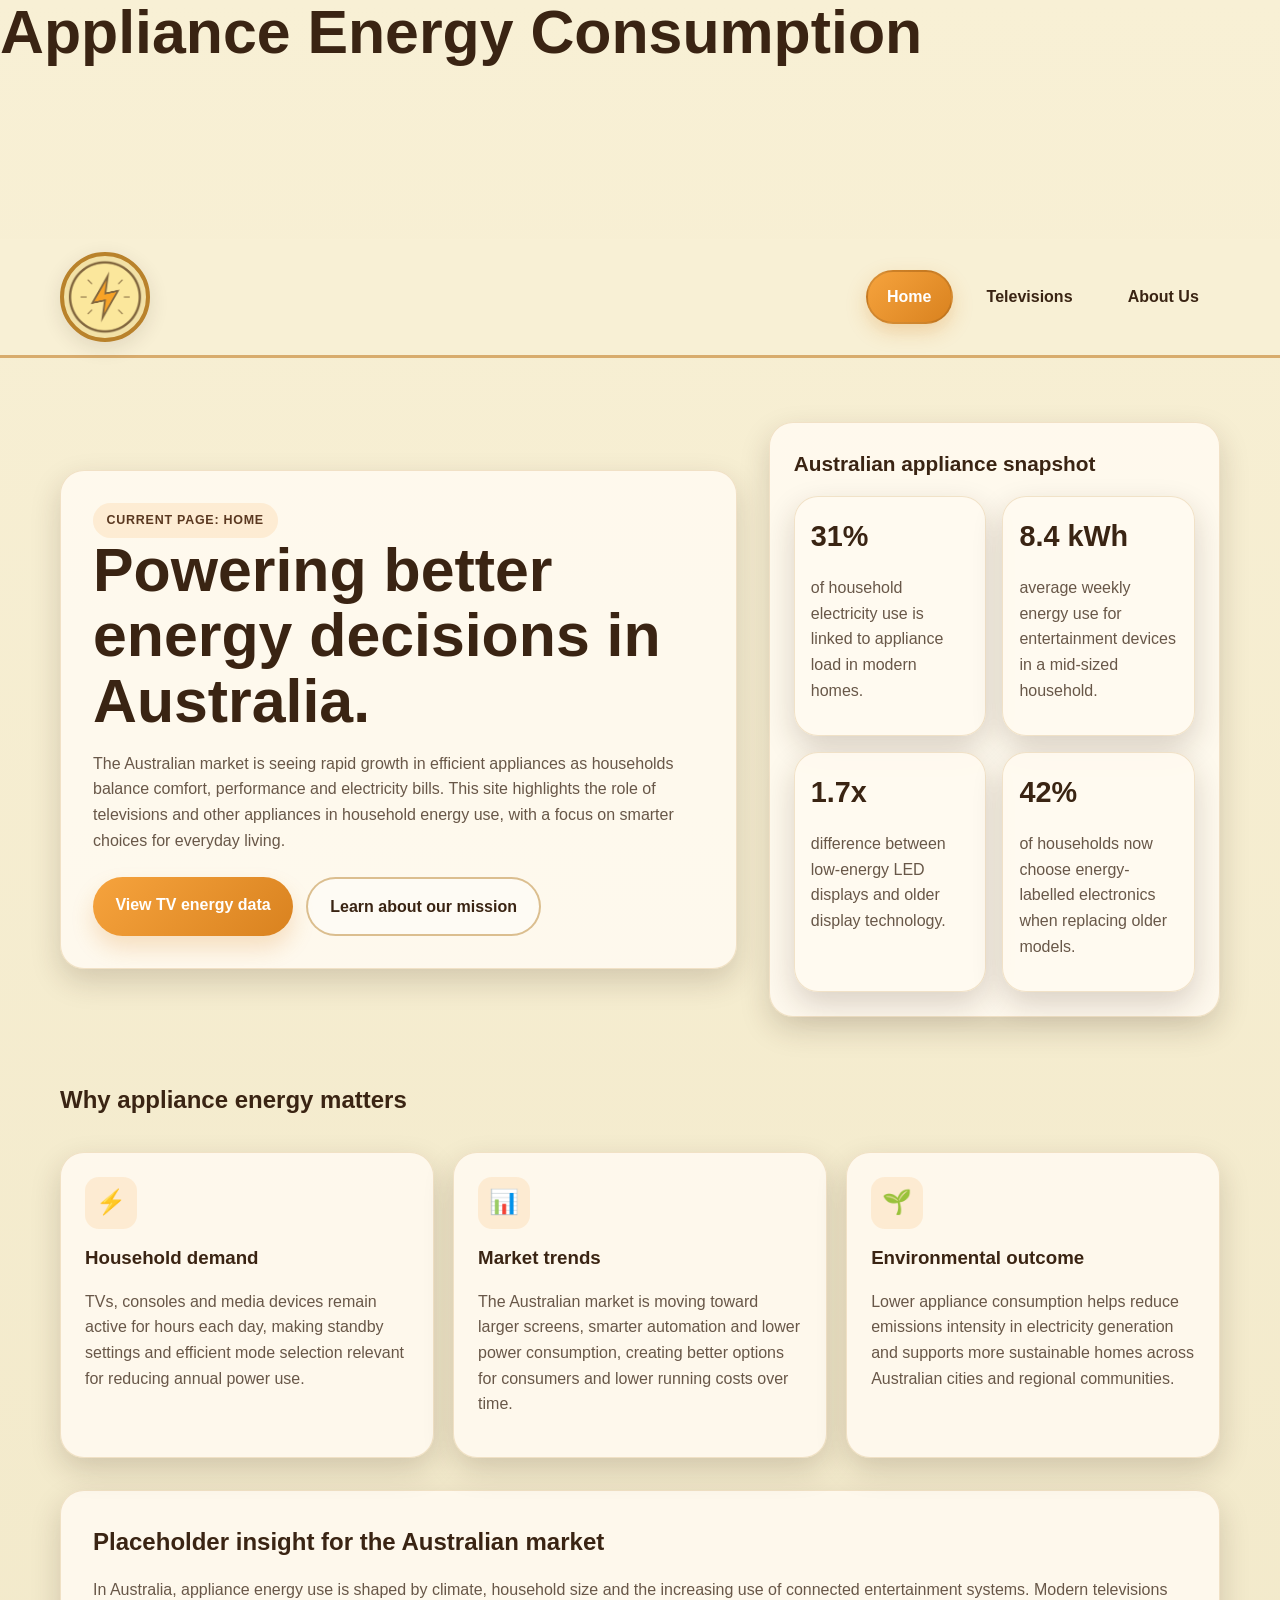
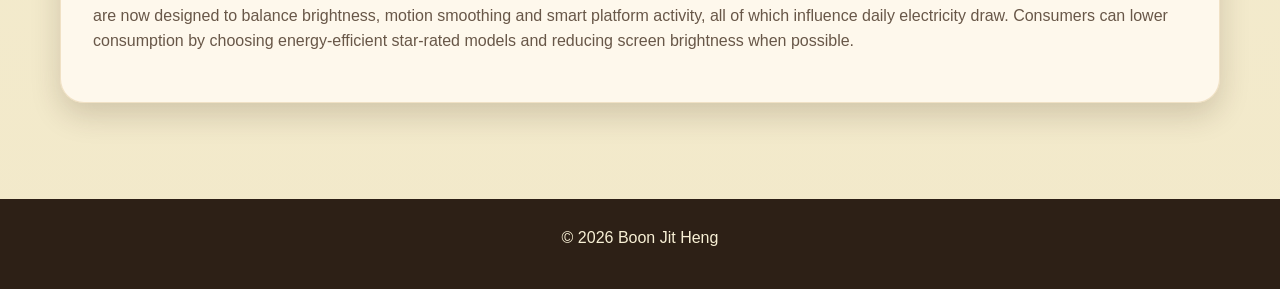
<file: index.html>
<!DOCTYPE html>
<html lang="en">
  <head>
    <meta charset="UTF-8" />
    <meta name="viewport" content="width=device-width, initial-scale=1.0" />
    <title>Power Hub | Home</title>
    <link rel="stylesheet" href="styles.css" />
  </head>
  <body>
    <!-- …your existing content… -->
    <!-- NEW: Container for T04-3 chart -->
    <div class="responsive-svg-container"></div>
    <h1>Appliance Energy Consumption</h1>
    <div id="content"></div>
    <!-- Give the SVG a size so shapes can be seen -->
    <svg width="300" height="150"></svg>
    <!-- Load D3 first, then your D3 code file -->
  <script src="https://d3js.org/d3.v7.min.js"></script>
  <script src="energy-d3.js"></script>
  <body data-page="home">
    <header class="site-header">
      <nav class="main-nav" aria-label="Main navigation">
        <a class="logo-link" href="index.html" aria-label="Go to the home page">
          <img src="images/PowerIcon.png" alt="Power logo" />
        </a>

        <div class="nav-links">
          <a class="nav-link" href="index.html" data-page="home">Home</a>
          <a class="nav-link" href="televisions.html" data-page="televisions">Televisions</a>
          <a class="nav-link" href="about.html" data-page="about">About Us</a>
        </div>
      </nav>
    </header>

    <main class="page-content">
      <section class="hero" aria-labelledby="home-heading">
        <div class="hero-copy">
          <span class="page-tag">Current page: Home</span>
          <h1 id="home-heading">Powering better energy decisions in Australia.</h1>
          <p>
            The Australian market is seeing rapid growth in efficient appliances as households balance comfort,
            performance and electricity bills. This site highlights the role of televisions and other appliances in
            household energy use, with a focus on smarter choices for everyday living.
          </p>

          <div class="hero-actions">
            <a class="btn btn-primary" href="televisions.html">View TV energy data</a>
            <a class="btn btn-secondary" href="about.html">Learn about our mission</a>
          </div>
        </div>

        <aside class="panel" aria-label="Market snapshot">
          <h2>Australian appliance snapshot</h2>
          <div class="kpi-grid">
            <div class="stat-item">
              <strong>31%</strong>
              <p>of household electricity use is linked to appliance load in modern homes.</p>
            </div>
            <div class="stat-item">
              <strong>8.4 kWh</strong>
              <p>average weekly energy use for entertainment devices in a mid-sized household.</p>
            </div>
            <div class="stat-item">
              <strong>1.7x</strong>
              <p>difference between low-energy LED displays and older display technology.</p>
            </div>
            <div class="stat-item">
              <strong>42%</strong>
              <p>of households now choose energy-labelled electronics when replacing older models.</p>
            </div>
          </div>
        </aside>
      </section>

      <section aria-labelledby="market-overview-heading">
        <div class="section-header">
          <h2 id="market-overview-heading">Why appliance energy matters</h2>
        </div>

        <div class="info-grid">
          <article class="info-card">
            <div class="icon">⚡</div>
            <h3>Household demand</h3>
            <p>
              TVs, consoles and media devices remain active for hours each day, making standby settings and efficient
              mode selection relevant for reducing annual power use.
            </p>
          </article>

          <article class="info-card">
            <div class="icon">📊</div>
            <h3>Market trends</h3>
            <p>
              The Australian market is moving toward larger screens, smarter automation and lower power consumption,
              creating better options for consumers and lower running costs over time.
            </p>
          </article>

          <article class="info-card">
            <div class="icon">🌱</div>
            <h3>Environmental outcome</h3>
            <p>
              Lower appliance consumption helps reduce emissions intensity in electricity generation and supports more
              sustainable homes across Australian cities and regional communities.
            </p>
          </article>
        </div>
      </section>

      <section class="story" aria-labelledby="home-story-heading">
        <h2 id="home-story-heading">Placeholder insight for the Australian market</h2>
        <p>
          In Australia, appliance energy use is shaped by climate, household size and the increasing use of connected
          entertainment systems. Modern televisions are now designed to balance brightness, motion smoothing and smart
          platform activity, all of which influence daily electricity draw. Consumers can lower consumption by choosing
          energy-efficient star-rated models and reducing screen brightness when possible.
        </p>
      </section>
    </main>

    <footer class="site-footer">
      <p>© <span id="year"></span> Boon Jit Heng</p>
    </footer>

    <script src="script.js"></script>

    

    <!-- D3 library -->
    <script src="https://d3js.org/d3.v7.min.js"></script>
    <script src="t04-4-load.js"></script> <!-- loads CSV, then calls createBarChart -->
    <script src="t04-5-bars.js"></script> <!-- defines createBarChart -->
  </body>
</html>
</file>
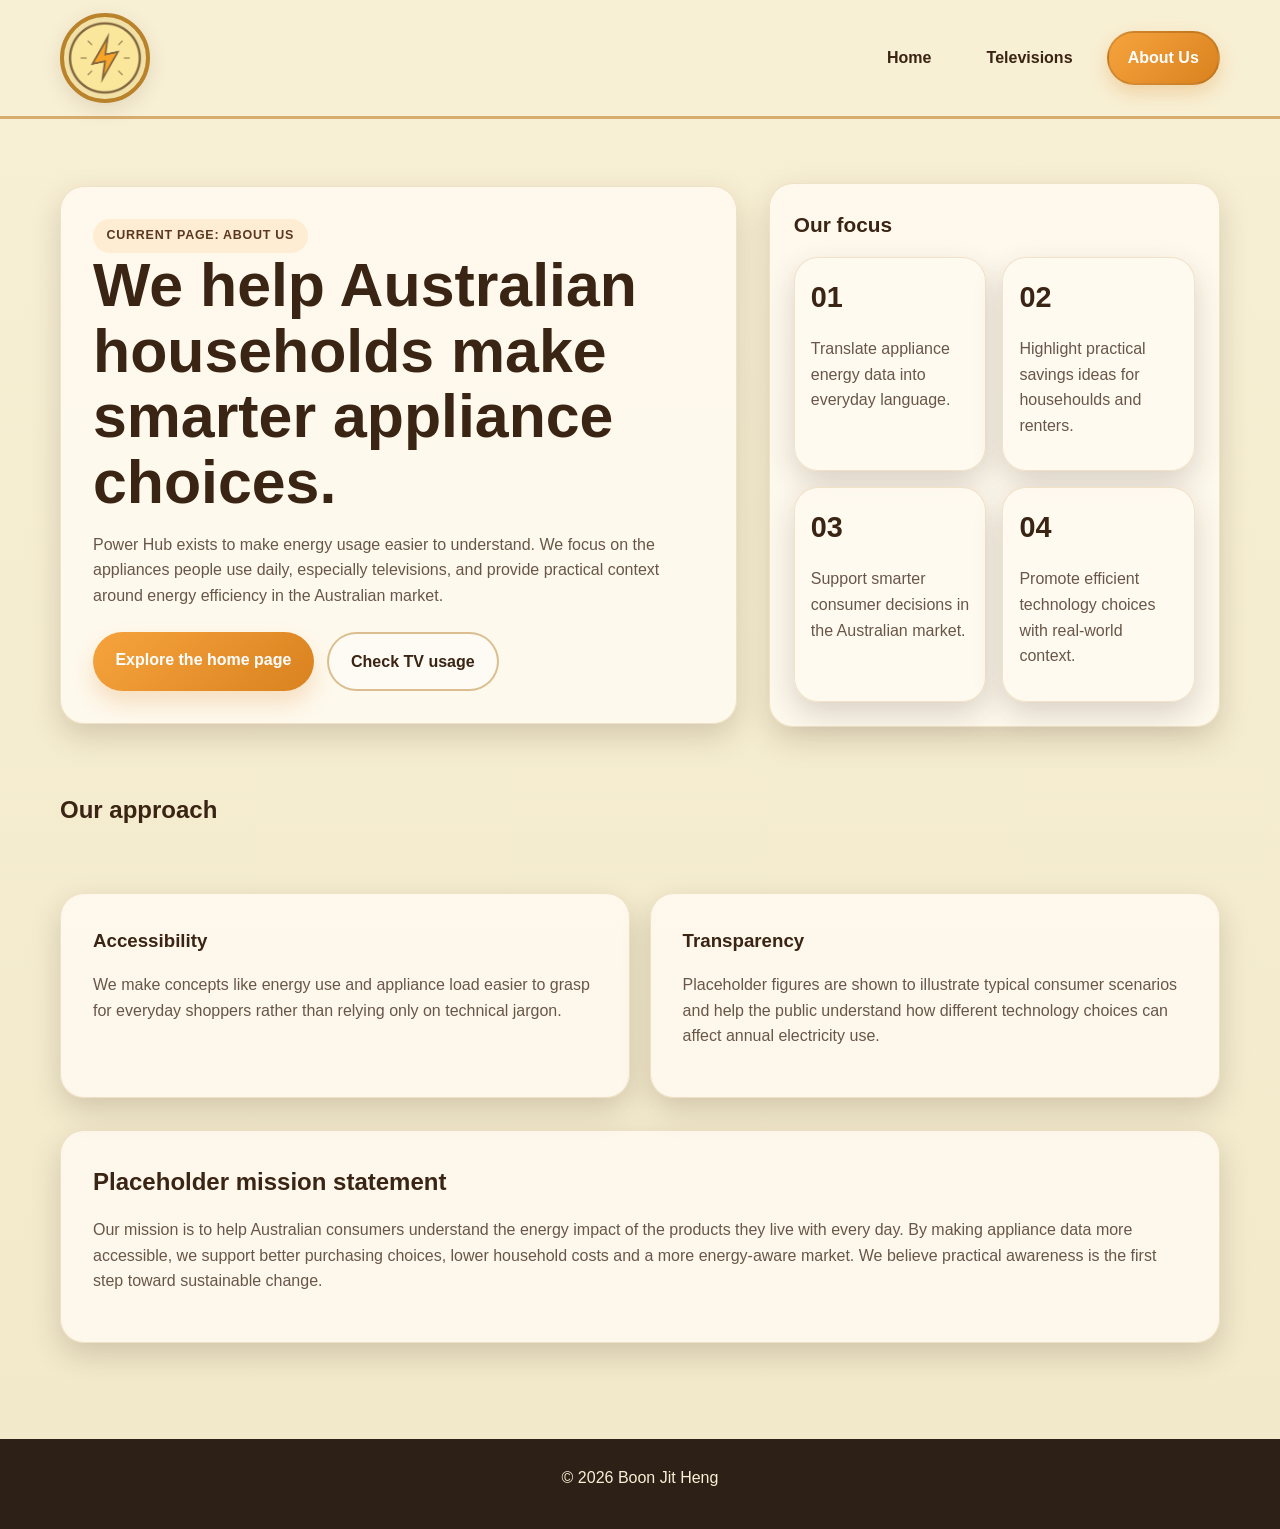
<file: about.html>
<!DOCTYPE html>
<html lang="en">
  <head>
    <meta charset="UTF-8" />
    <meta name="viewport" content="width=device-width, initial-scale=1.0" />
    <title>Power Hub | About Us</title>
    <link rel="stylesheet" href="styles.css" />
  </head>
  <body data-page="about">
    <header class="site-header">
      <nav class="main-nav" aria-label="Main navigation">
        <a class="logo-link" href="index.html" aria-label="Go to the home page">
          <img src="images/PowerIcon.png" alt="Power logo" />
        </a>

        <div class="nav-links">
          <a class="nav-link" href="index.html" data-page="home">Home</a>
          <a class="nav-link" href="televisions.html" data-page="televisions">Televisions</a>
          <a class="nav-link" href="about.html" data-page="about">About Us</a>
        </div>
      </nav>
    </header>

    <main class="page-content">
      <section class="hero" aria-labelledby="about-heading">
        <div class="hero-copy">
          <span class="page-tag">Current page: About Us</span>
          <h1 id="about-heading">We help Australian households make smarter appliance choices.</h1>
          <p>
            Power Hub exists to make energy usage easier to understand. We focus on the appliances people use daily,
            especially televisions, and provide practical context around energy efficiency in the Australian market.
          </p>

          <div class="hero-actions">
            <a class="btn btn-primary" href="index.html">Explore the home page</a>
            <a class="btn btn-secondary" href="televisions.html">Check TV usage</a>
          </div>
        </div>

        <aside class="panel" aria-label="Core values overview">
          <h2>Our focus</h2>
          <div class="kpi-grid">
            <div class="stat-item">
              <strong>01</strong>
              <p>Translate appliance energy data into everyday language.</p>
            </div>
            <div class="stat-item">
              <strong>02</strong>
              <p>Highlight practical savings ideas for househoulds and renters.</p>
            </div>
            <div class="stat-item">
              <strong>03</strong>
              <p>Support smarter consumer decisions in the Australian market.</p>
            </div>
            <div class="stat-item">
              <strong>04</strong>
              <p>Promote efficient technology choices with real-world context.</p>
            </div>
          </div>
        </aside>
      </section>

      <section aria-labelledby="team-heading">
        <div class="section-header">
          <h2 id="team-heading">Our approach</h2>
        </div>

        <div class="value-grid">
          <article class="story">
            <h3>Accessibility</h3>
            <p>
              We make concepts like energy use and appliance load easier to grasp for everyday shoppers rather than
              relying only on technical jargon.
            </p>
          </article>

          <article class="story">
            <h3>Transparency</h3>
            <p>
              Placeholder figures are shown to illustrate typical consumer scenarios and help the public understand how
              different technology choices can affect annual electricity use.
            </p>
          </article>
        </div>
      </section>

      <section class="story" aria-labelledby="mission-heading">
        <h2 id="mission-heading">Placeholder mission statement</h2>
        <p>
          Our mission is to help Australian consumers understand the energy impact of the products they live with every
          day. By making appliance data more accessible, we support better purchasing choices, lower household costs and
          a more energy-aware market. We believe practical awareness is the first step toward sustainable change.
        </p>
      </section>
    </main>

    <footer class="site-footer">
      <p>© <span id="year"></span> Boon Jit Heng</p>
    </footer>

    <script src="script.js"></script>
  </body>
</html>
</file>
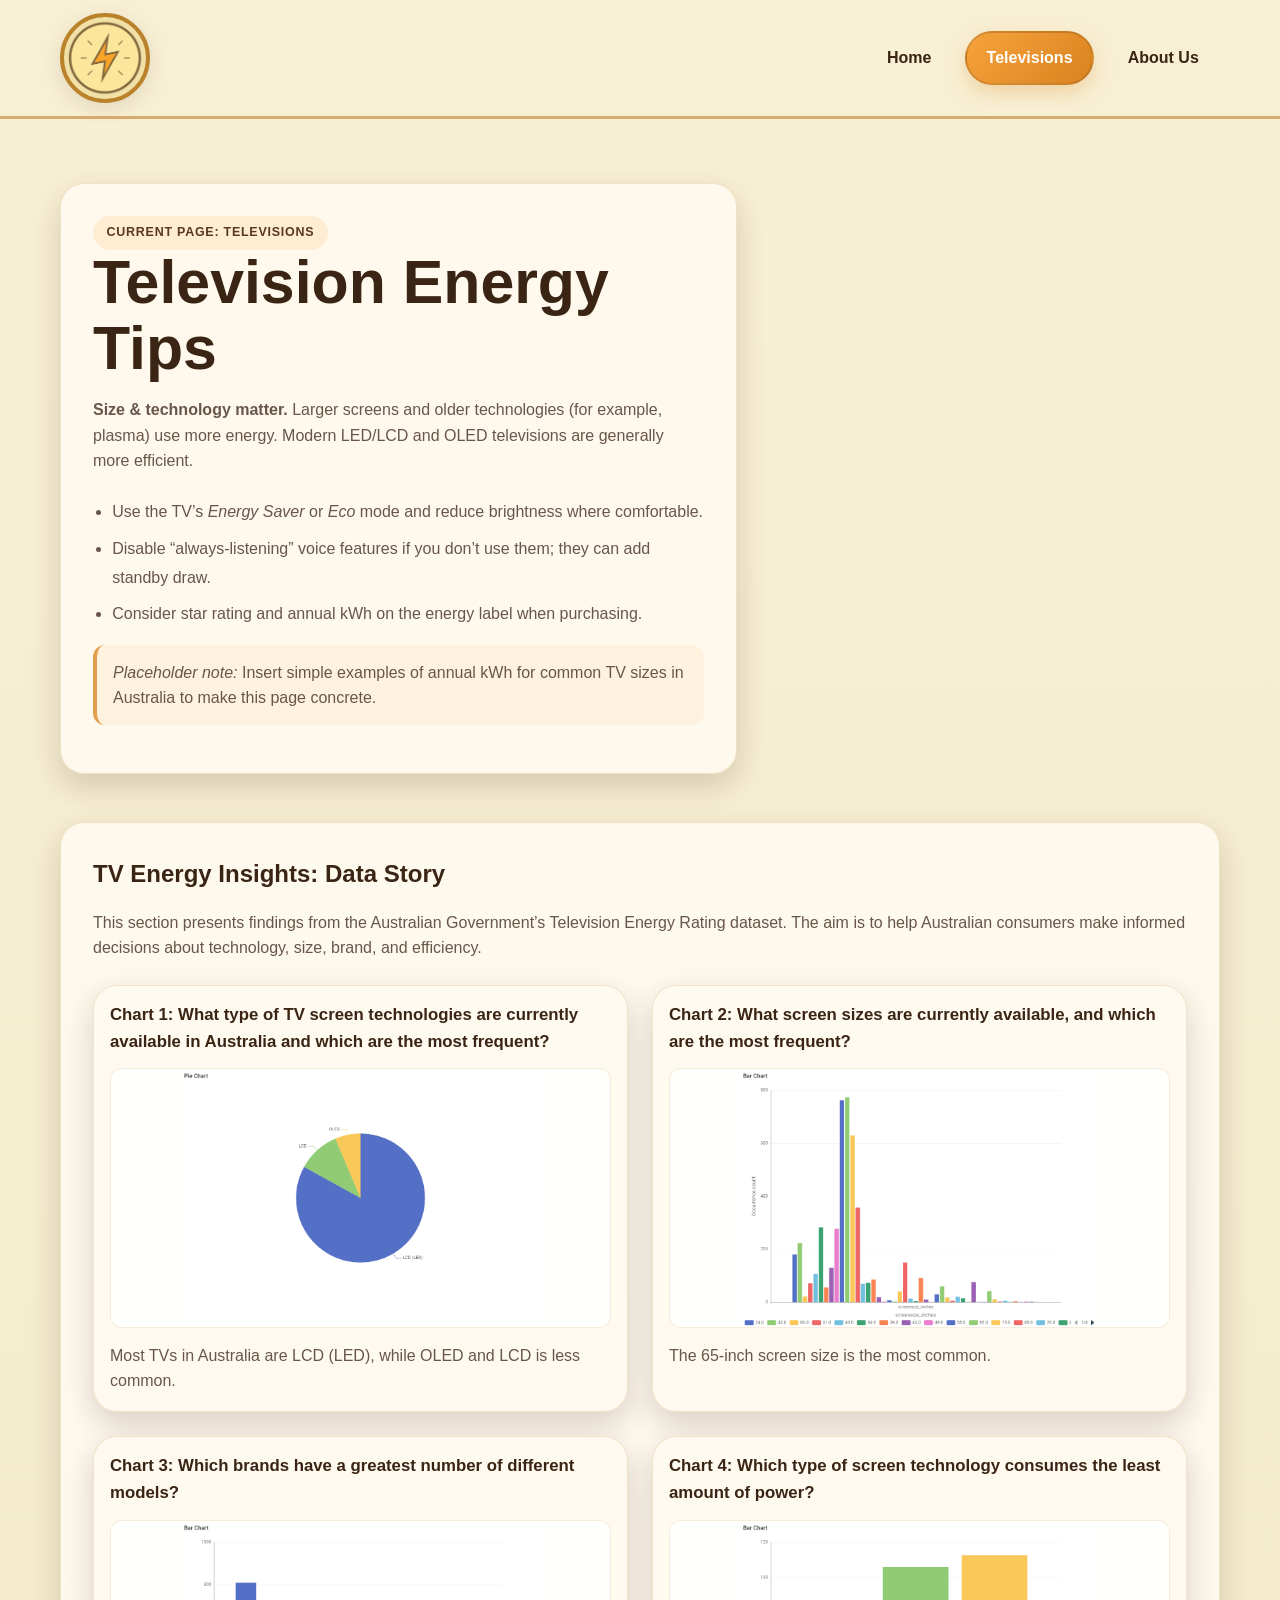
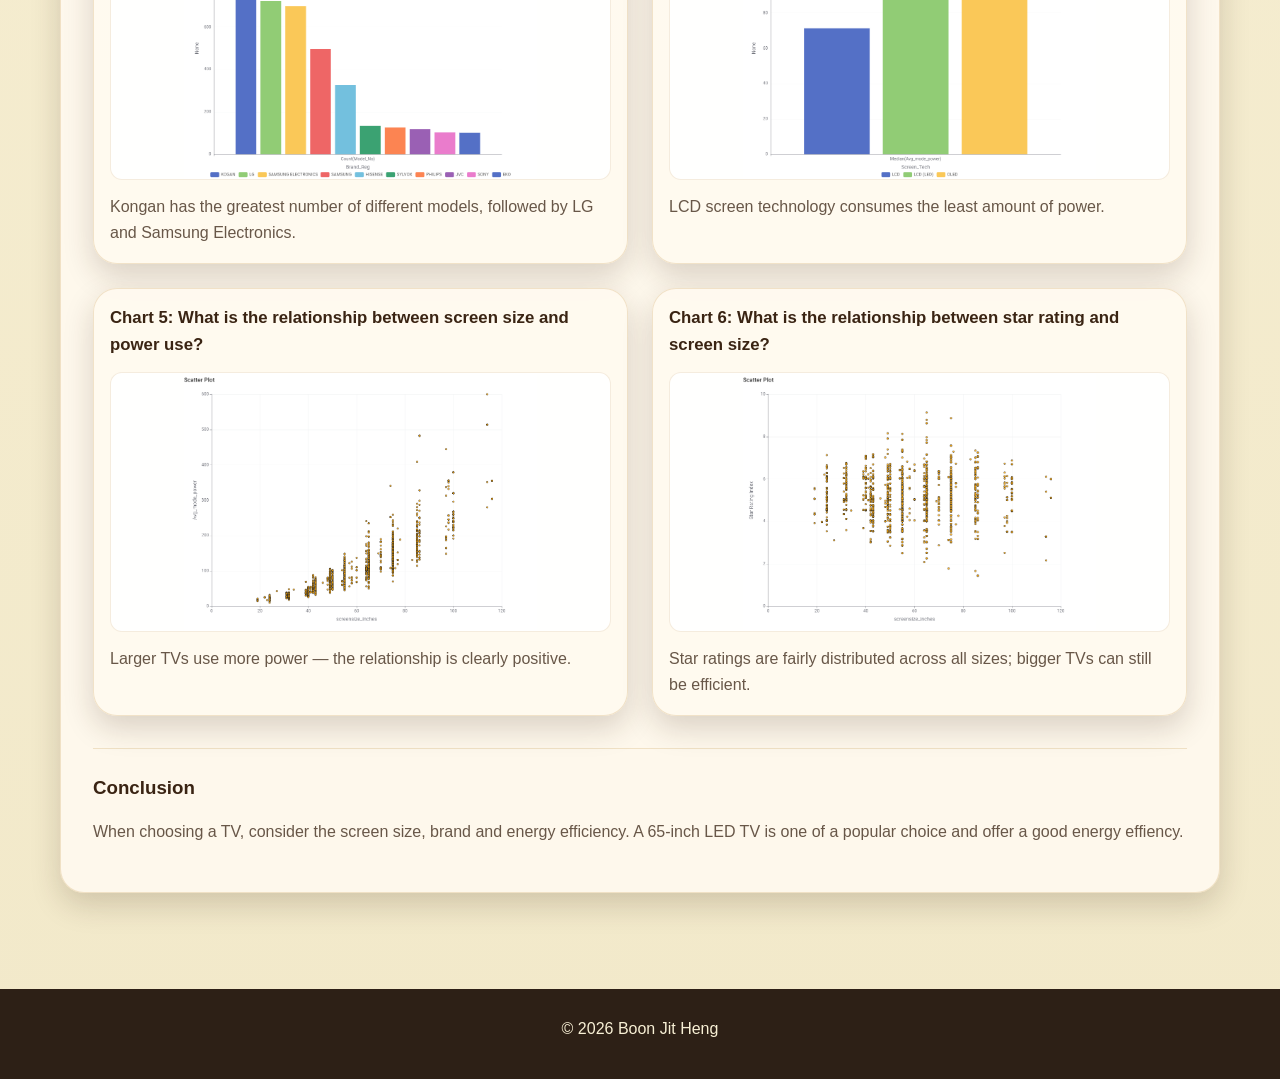
<file: televisions.html>
<!DOCTYPE html>
<html lang="en">
  <head>
    <meta charset="UTF-8" />
    <meta name="viewport" content="width=device-width, initial-scale=1.0" />
    <title>Power Hub | Televisions</title>
    <link rel="stylesheet" href="styles.css" />
  </head>
  <body data-page="televisions">
    <header class="site-header">
      <nav class="main-nav" aria-label="Main navigation">
        <a class="logo-link" href="index.html" aria-label="Go to the home page">
          <img src="images/PowerIcon.png" alt="Power logo" />
        </a>

        <div class="nav-links">
          <a class="nav-link" href="index.html" data-page="home">Home</a>
          <a class="nav-link" href="televisions.html" data-page="televisions">Televisions</a>
          <a class="nav-link" href="about.html" data-page="about">About Us</a>
        </div>
      </nav>
    </header>

    <main class="page-content">
      <section class="hero" aria-labelledby="televisions-heading">
        <div class="hero-copy">
          <span class="page-tag">Current page: Televisions</span>
          <h1 id="televisions-heading">Television Energy Tips</h1>
          <p>
            <strong>Size &amp; technology matter.</strong> Larger screens and older technologies (for example, plasma)
            use more energy. Modern LED/LCD and OLED televisions are generally more efficient.
          </p>

          <ul class="tips-list">
            <li>
              Use the TV’s <em>Energy Saver</em> or <em>Eco</em> mode and reduce brightness where comfortable.
            </li>
            <li>Disable “always-listening” voice features if you don’t use them; they can add standby draw.</li>
            <li>Consider star rating and annual kWh on the energy label when purchasing.</li>
          </ul>

          <p class="placeholder-note">
            <em>Placeholder note:</em> Insert simple examples of annual kWh for common TV sizes in Australia to make
            this page concrete.
          </p>
        </div>
      </section>

      <section class="story insight-section" aria-labelledby="tv-insight-heading">
        <h2 id="tv-insight-heading">TV Energy Insights: Data Story</h2>
        <p>
          This section presents findings from the Australian Government’s Television Energy Rating dataset. The aim is to
          help Australian consumers make informed decisions about technology, size, brand, and efficiency.
        </p>

        <div class="insight-grid">
          <article class="chart-card">
            <h3>Chart 1: What type of TV screen technologies are currently available in Australia and which are the most frequent?</h3>
            <img src="images/Pie Chart.png" alt="Pie chart of TV technologies" />
            <p>Most TVs in Australia are LCD (LED), while OLED and LCD is less common.</p>
          </article>

          <article class="chart-card">
            <h3>Chart 2: What screen sizes are currently available, and which are the most frequent?</h3>
            <img src="images/Bar Chart.png" alt="Bar chart of TV screen sizes" />
            <p>The 65-inch screen size is the most common.</p>
          </article>

          <article class="chart-card">
            <h3>Chart 3: Which brands have a greatest number of different models?</h3>
            <img src="images/Bar Chart 1.png" alt="Bar chart of TV brands" />
            <p>Kongan has the greatest number of different models, followed by LG and Samsung Electronics.</p>
          </article>

          <article class="chart-card">
            <h3>Chart 4: Which type of screen technology consumes the least amount of power?</h3>
            <img src="images/Chart4.png" alt="Bar chart of TV efficiency by technology" />
            <p>LCD screen technology consumes the least amount of power.</p>
          </article>

          <article class="chart-card">
            <h3>Chart 5: What is the relationship between screen size and power use?</h3>
            <img src="images/Chart5.png" alt="Scatter plot of screen size vs power" />
            <p>Larger TVs use more power — the relationship is clearly positive.</p>
          </article>

          <article class="chart-card">
            <h3>Chart 6: What is the relationship between star rating and screen size?</h3>
            <img src="images/Chart6.png" alt="Scatter plot of screen size vs star rating" />
            <p>Star ratings are fairly distributed across all sizes; bigger TVs can still be efficient.</p>
          </article>
        </div>

        <div class="conclusion">
          <h3>Conclusion</h3>
          <p>
            When choosing a TV, consider the screen size, brand and energy efficiency. 
            A 65-inch LED TV is one of a popular choice and offer a good energy effiency.
          </p>
        </div>
      </section>
    </main>

    <footer class="site-footer">
      <p>© <span id="year"></span> Boon Jit Heng</p>
    </footer>

    <script src="script.js"></script>
  </body>
</html>
</file>
<file: styles.css>
:root {
  --bg: #f8f0d5;
  --panel: #fffaf0;
  --panel-alt: #f2e1a6;
  --gold: #dcae52;
  --gold-deep: #b9822b;
  --orange: #f6a33d;
  --orange-deep: #d9821f;
  --brown: #3a2413;
  --brown-soft: #5a3820;
  --text: #1e1b18;
  --muted: #685748;
  --shadow: rgba(58, 36, 19, 0.18);
}

* {
  box-sizing: border-box;
}

html {
  scroll-behavior: smooth;
}

body {
  margin: 0;
  font-family: Arial, Helvetica, sans-serif;
  background: linear-gradient(180deg, var(--bg) 0%, #f2e9ca 100%);
  color: var(--text);
  line-height: 1.6;
}

a {
  text-decoration: none;
}

img {
  max-width: 100%;
  display: block;
}

.site-header {
  position: sticky;
  top: 0;
  z-index: 20;
  background: rgba(248, 240, 213, 0.96);
  backdrop-filter: blur(5px);
  border-bottom: 3px solid rgba(202, 145, 64, 0.7);
}

.main-nav {
  max-width: 1200px;
  margin: 0 auto;
  padding: 0.8rem 1.25rem;
  display: flex;
  align-items: center;
  justify-content: space-between;
  gap: 1rem;
}

.logo-link {
  display: inline-flex;
  align-items: center;
  justify-content: center;
  width: 90px;
  height: 90px;
  border-radius: 50%;
  border: 4px solid var(--gold-deep);
  background: var(--panel-alt);
  box-shadow: 0 6px 20px rgba(58, 36, 19, 0.12);
  transition: transform 0.25s ease, box-shadow 0.25s ease;
}

.logo-link:hover,
.logo-link:focus-visible {
  transform: translateY(-2px) scale(1.02);
  box-shadow: 0 10px 22px rgba(58, 36, 19, 0.18);
}

.logo-link img {
  width: 78px;
  height: 78px;
  border-radius: 50%;
}

.nav-links {
  display: flex;
  align-items: center;
  gap: 0.8rem;
  flex-wrap: wrap;
}

.nav-link {
  color: var(--brown);
  font-weight: 700;
  padding: 0.75rem 1.2rem;
  border-radius: 999px;
  border: 2px solid transparent;
  transition: background 0.2s ease, transform 0.2s ease, border-color 0.2s ease, color 0.2s ease;
}

.nav-link:hover,
.nav-link:focus-visible {
  background: rgba(246, 163, 61, 0.18);
  border-color: rgba(184, 130, 43, 0.3);
  transform: translateY(-1px);
}

.nav-link.active {
  background: linear-gradient(135deg, var(--orange), var(--orange-deep));
  color: #fff;
  box-shadow: 0 8px 20px rgba(217, 130, 31, 0.28);
  border-color: rgba(59, 39, 19, 0.15);
}

.page-content {
  max-width: 1200px;
  margin: 0 auto;
  padding: 2rem 1.25rem 3rem;
}

.hero {
  display: grid;
  grid-template-columns: 1.2fr 0.8fr;
  gap: 2rem;
  align-items: center;
  padding: 2rem 0 1rem;
}

.hero-copy,
.panel,
.info-card,
.stat-item,
.table-wrap,
.story,
.team-card,
.chart-card {
  background: rgba(255, 250, 240, 0.9);
  border: 1px solid rgba(184, 130, 43, 0.2);
  border-radius: 24px;
  box-shadow: 0 12px 30px var(--shadow);
}

.hero-copy {
  padding: 2rem;
}

.tips-list {
  margin: 1.5rem 0 1rem;
  padding-left: 1.2rem;
  color: var(--muted);
  line-height: 1.8;
}

.tips-list li + li {
  margin-top: 0.5rem;
}

.placeholder-note {
  margin-top: 1rem;
  padding: 0.9rem 1rem;
  background: rgba(246, 163, 61, 0.08);
  border-left: 4px solid rgba(217, 130, 31, 0.75);
  border-radius: 12px;
  color: var(--muted);
}

.page-tag {
  display: inline-block;
  padding: 0.45rem 0.85rem;
  background: rgba(246, 163, 61, 0.15);
  color: var(--brown-soft);
  border-radius: 999px;
  font-size: 0.78rem;
  font-weight: 700;
  letter-spacing: 0.06em;
  text-transform: uppercase;
}

h1, h2, h3 {
  margin: 0 0 1rem;
  color: var(--brown);
}

h1 {
  font-size: clamp(2.2rem, 5vw, 3.8rem);
  line-height: 1.08;
}

.hero-copy p,
.info-card p,
.story p,
.team-card p,
.table-wrap p,
.stat-item p {
  color: var(--muted);
}

.hero-actions {
  display: flex;
  flex-wrap: wrap;
  gap: 0.8rem;
  margin-top: 1.5rem;
}

.btn {
  display: inline-block;
  padding: 0.9rem 1.4rem;
  border-radius: 999px;
  font-weight: 700;
  transition: transform 0.2s ease, box-shadow 0.2s ease;
}

.btn:hover,
.btn:focus-visible {
  transform: translateY(-2px);
}

.btn-primary {
  background: linear-gradient(135deg, var(--orange), var(--orange-deep));
  color: #fff;
  box-shadow: 0 12px 22px rgba(217, 130, 31, 0.22);
}

.btn-secondary {
  border: 2px solid rgba(184, 130, 43, 0.5);
  color: var(--brown);
  background: rgba(255, 255, 255, 0.4);
}

.panel {
  padding: 1.5rem;
}

.panel h2 {
  font-size: 1.3rem;
}

.kpi-grid {
  display: grid;
  grid-template-columns: repeat(2, minmax(0, 1fr));
  gap: 1rem;
  margin-top: 1rem;
}

.stat-item {
  padding: 1rem;
}

.stat-item strong {
  display: block;
  font-size: 1.8rem;
  color: var(--brown);
}

.info-grid,
.team-grid,
.value-grid {
  display: grid;
  grid-template-columns: repeat(3, minmax(0, 1fr));
  gap: 1.2rem;
  margin-top: 2rem;
}

.info-card,
.team-card {
  padding: 1.5rem;
}

.info-card .icon,
.team-card .icon {
  width: 52px;
  height: 52px;
  display: grid;
  place-items: center;
  border-radius: 14px;
  background: rgba(246, 163, 61, 0.15);
  color: var(--brown);
  font-size: 1.5rem;
  margin-bottom: 0.9rem;
}

.section-header {
  margin-top: 3rem;
  margin-bottom: 1rem;
}

.table-wrap {
  overflow: hidden;
  margin-top: 1.5rem;
}

table {
  width: 100%;
  border-collapse: collapse;
}

th, td {
  padding: 1rem 1.1rem;
  border-bottom: 1px solid rgba(184, 130, 43, 0.2);
  text-align: left;
}

th {
  background: rgba(246, 163, 61, 0.12);
  color: var(--brown);
}

.story {
  padding: 2rem;
  margin-top: 2rem;
}

.insight-section {
  padding: 2rem;
}

.insight-grid {
  display: grid;
  grid-template-columns: repeat(2, minmax(0, 1fr));
  gap: 1.5rem;
  margin-top: 1.5rem;
}

.chart-card {
  padding: 1rem 1rem 1.1rem;
}

.chart-card h3 {
  font-size: 1.05rem;
  margin-bottom: 0.8rem;
}

.chart-card img {
  display: block;
  width: 100%;
  max-height: 260px;
  height: auto;
  object-fit: contain;
  border-radius: 12px;
  border: 1px solid rgba(184, 130, 43, 0.15);
  background: rgba(255, 255, 255, 0.9);
}

.chart-card p {
  margin: 0.9rem 0 0;
  color: var(--muted);
}

.conclusion {
  margin-top: 2rem;
  padding-top: 1.5rem;
  border-top: 1px solid rgba(184, 130, 43, 0.2);
}

.chart-panel {
  margin-top: 2rem;
  padding: 1.5rem;
  background: rgba(255, 250, 240, 0.9);
  border: 1px solid rgba(184, 130, 43, 0.2);
  border-radius: 24px;
  box-shadow: 0 12px 30px var(--shadow);
}

.chart-grid {
  display: grid;
  gap: 2rem;
  align-items: stretch;
  margin-top: 1rem;
}

.chart-grid.three-images {
  grid-template-columns: repeat(3, minmax(0, 1fr));
}

.chart-wrapper {
  margin-top: 0;
  background: linear-gradient(180deg, rgba(255, 255, 255, 0.68), rgba(242, 225, 166, 0.28));
  border: 1px solid rgba(184, 130, 43, 0.18);
  border-radius: 18px;
  padding: 1rem;
  display: flex;
  flex-direction: column;
  align-items: center;
  justify-content: flex-start;
  min-height: 320px;
}

.chart-caption {
  width: 100%;
  margin-bottom: 0.75rem;
  font-size: 0.92rem;
  line-height: 1.5;
  font-weight: 700;
  color: var(--brown);
  text-align: center;
}

.image-card img {
  display: block;
  width: 100%;
  max-width: 100%;
  height: auto;
  border-radius: 12px;
  object-fit: contain;
}
  stroke: rgba(58, 36, 19, 0.6);
  stroke-width: 2;
}

#energyChart .grid-line {
  stroke: rgba(58, 36, 19, 0.18);
  stroke-width: 1;
}

#energyChart .bar-label,
#energyChart .axis-label {
  fill: var(--brown);
  font-size: 12px;
  font-family: Arial, Helvetica, sans-serif;
}

#energyChart .value-label {
  fill: var(--brown-soft);
  font-size: 11px;
  font-weight: 700;
  font-family: Arial, Helvetica, sans-serif;
}

.value-grid {
  grid-template-columns: repeat(2, minmax(0, 1fr));
}

.site-footer {
  background: #2d2016;
  color: #f8f0d5;
  text-align: center;
  padding: 1.3rem 1rem 2rem;
  margin-top: 3rem;
}

.site-footer p {
  margin: 0.35rem 0;
}

.site-footer a {
  color: var(--panel-alt);
  text-decoration: underline;
}

@media (max-width: 760px) {
  .main-nav {
    flex-direction: column;
    align-items: flex-start;
  }

  .nav-links {
    width: 100%;
  }

  .hero,
  .info-grid,
  .team-grid,
  .value-grid,
  .kpi-grid,
  .chart-grid,
  .insight-grid {
    grid-template-columns: 1fr;
  }

  .chart-wrapper {
    min-height: auto;
  }

  .logo-link {
    width: 72px;
    height: 72px;
  }

  .logo-link img {
    width: 60px;
    height: 60px;
  }

  .responsive-svg-container {
    margin: 0 auto; /* center */
    width: 100%; /* fill parent width */
    max-width: 1200px; /* cap max width */
  }
}
</file>
